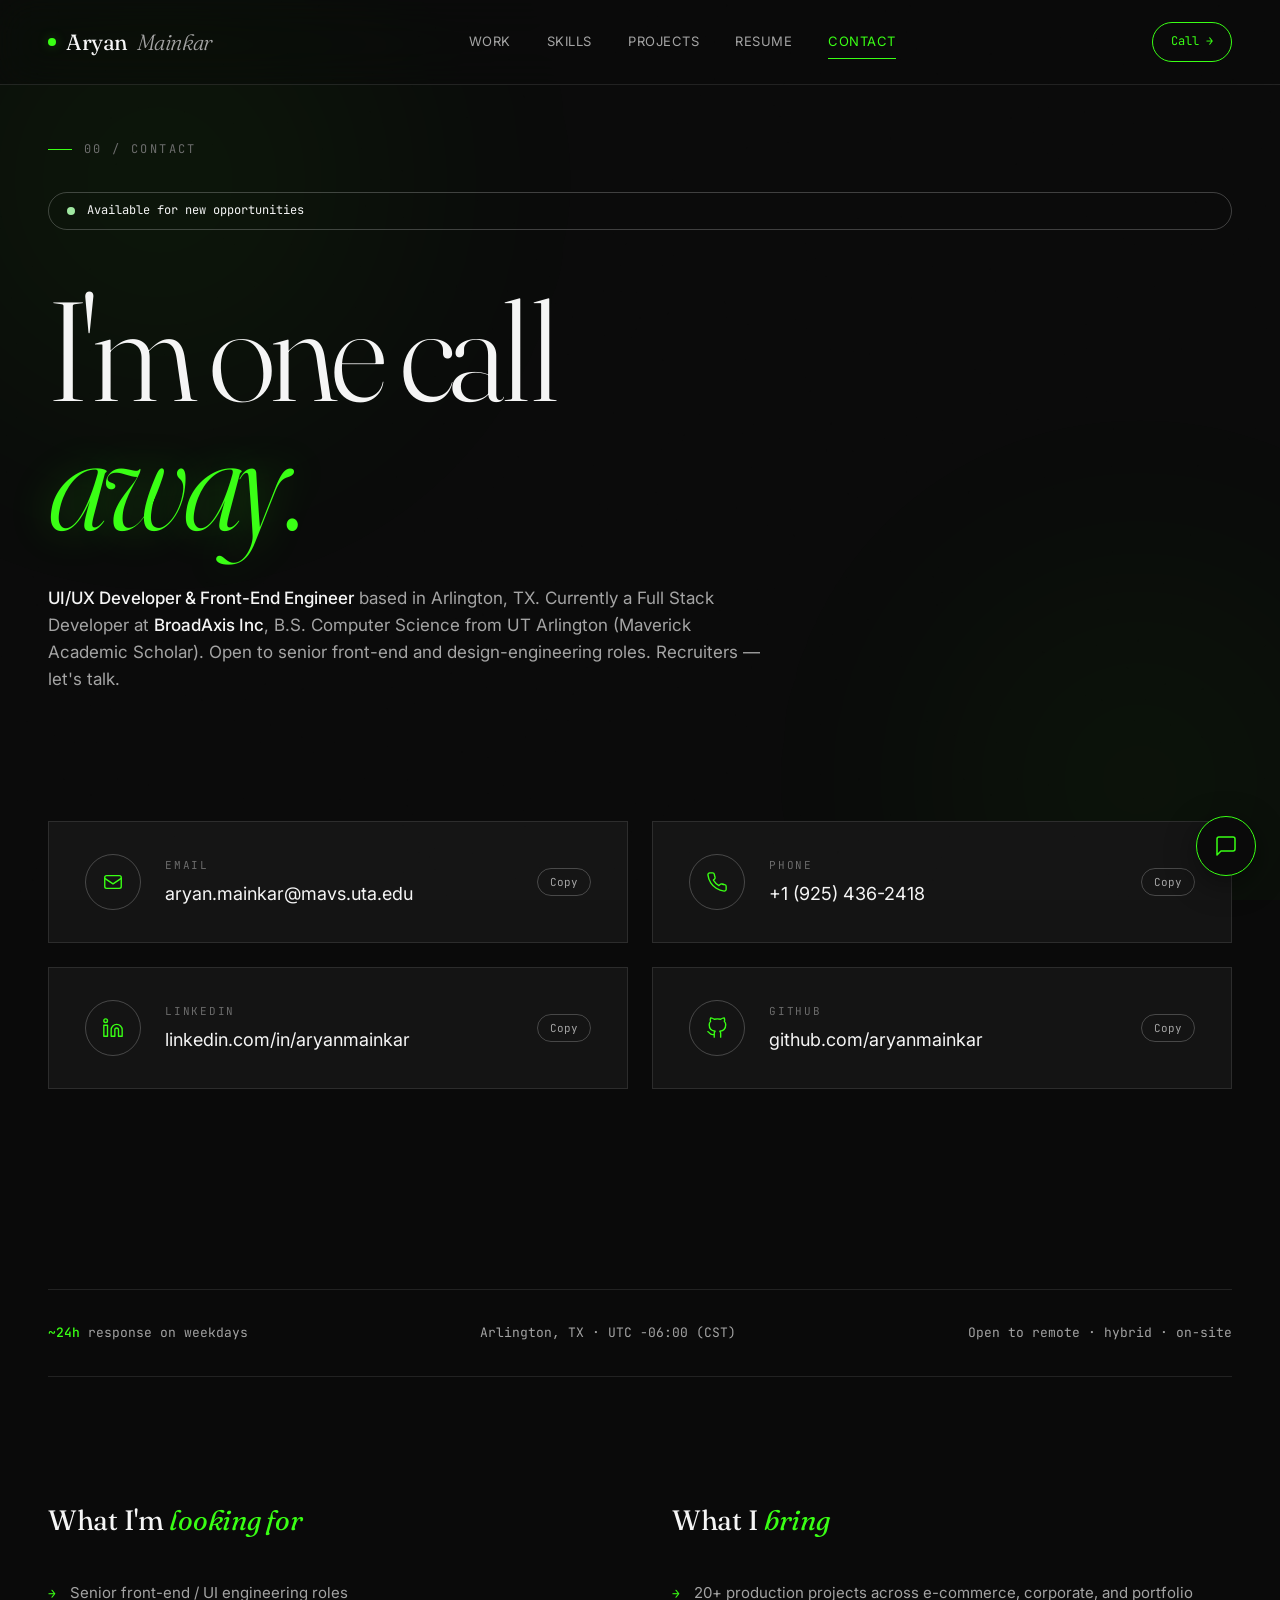
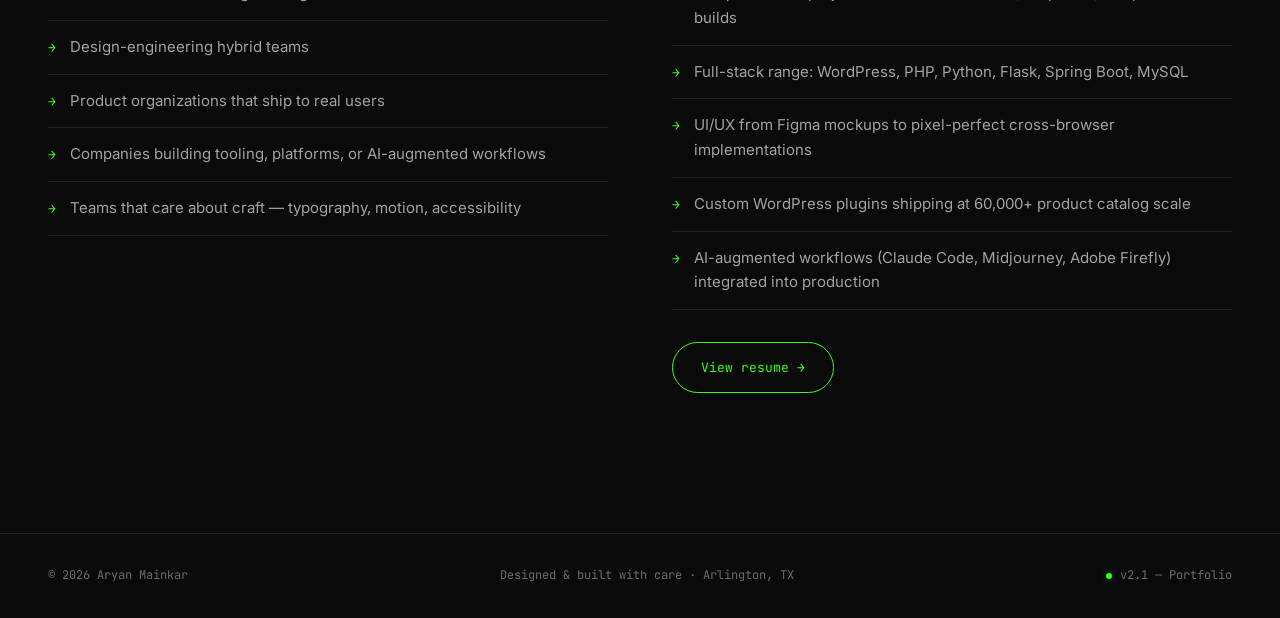
<file: contact.html>
<!DOCTYPE html>
<html lang="en">
<head>
<meta charset="UTF-8">
<meta name="viewport" content="width=device-width, initial-scale=1.0">
<title>Contact — Aryan Mainkar</title>
<meta name="description" content="Get in touch with Aryan Mainkar — UI/UX Developer & Front-End Engineer. One call away. Email, phone, LinkedIn, GitHub.">
<meta name="theme-color" content="#0a0a0a">

<link rel="preconnect" href="https://fonts.googleapis.com">
<link rel="preconnect" href="https://fonts.gstatic.com" crossorigin>
<link href="https://fonts.googleapis.com/css2?family=Fraunces:ital,opsz,wght@0,9..144,300..900;1,9..144,300..900&family=Inter:wght@300;400;500;600&family=JetBrains+Mono:ital,wght@0,400;0,500;1,400&display=swap" rel="stylesheet">

<style>
  :root {
    --bg:          #0a0a0a;
    --bg-elev:     #141414;
    --bg-elev-2:   #1c1c1c;
    --ink:         #f5f5f5;
    --ink-soft:    #a3a3a3;
    --ink-mute:    #6b6b6b;
    --accent:      #39FF14;
    --accent-soft: #9fe8a0;
    --accent-hot:  #5cff3e;
    --accent-glow: rgba(57, 255, 20, 0.28);
    --rule:        rgba(255, 255, 255, 0.10);
    --rule-strong: rgba(255, 255, 255, 0.22);
  }

  * { margin: 0; padding: 0; box-sizing: border-box; }
  html, body { background: var(--bg); }
  ::selection { background: var(--accent); color: var(--bg); }
  body {
    color: var(--ink);
    font-family: 'Inter', system-ui, sans-serif;
    font-size: 14.5px;
    line-height: 1.65;
    overflow-x: hidden;
    -webkit-font-smoothing: antialiased;
    -moz-osx-font-smoothing: grayscale;
  }
  .mono { font-family: 'JetBrains Mono', monospace; font-feature-settings: 'tnum' 1; }
  a { color: inherit; text-decoration: none; }

  /* ambient noise */
  body::before {
    content: ''; position: fixed; inset: 0; pointer-events: none; z-index: 1000;
    opacity: 0.4;
    background-image: url("data:image/svg+xml,%3Csvg viewBox='0 0 200 200' xmlns='http://www.w3.org/2000/svg'%3E%3Cfilter id='n'%3E%3CfeTurbulence type='fractalNoise' baseFrequency='0.85' numOctaves='2' stitchTiles='stitch'/%3E%3CfeColorMatrix values='0 0 0 0 1 0 0 0 0 1 0 0 0 0 1 0 0 0 0.06 0'/%3E%3C/filter%3E%3Crect width='100%25' height='100%25' filter='url(%23n)'/%3E%3C/svg%3E");
    mix-blend-mode: overlay;
  }

  /* glow orbs */
  .orbs { position: fixed; inset: 0; pointer-events: none; z-index: 0; overflow: hidden; }
  .orb { position: absolute; border-radius: 50%; filter: blur(120px); opacity: 0.22; }
  .orb-1 { width: 720px; height: 720px; top: -180px; left: -200px;
    background: radial-gradient(circle, rgba(57,255,20,0.35), transparent 70%); }
  .orb-2 { width: 640px; height: 640px; bottom: -200px; right: -180px;
    background: radial-gradient(circle, rgba(57,255,20,0.28), transparent 70%); }

  /* nav */
  nav {
    position: fixed; top: 0; left: 0; right: 0; padding: 22px 48px;
    display: flex; justify-content: space-between; align-items: center;
    z-index: 100;
    background: rgba(10, 10, 10, 0.55);
    backdrop-filter: blur(20px) saturate(160%);
    -webkit-backdrop-filter: blur(20px) saturate(160%);
    border-bottom: 1px solid var(--rule);
  }
  .nav-logo {
    font-family: 'Fraunces', serif; font-size: 22px; font-weight: 400;
    letter-spacing: -0.02em; display: flex; align-items: center; gap: 10px;
  }
  .nav-logo .dot {
    width: 8px; height: 8px; background: var(--accent); border-radius: 50%;
    box-shadow: 0 0 12px var(--accent-glow);
  }
  .nav-logo em { font-style: italic; color: var(--ink-soft); font-weight: 300; }
  .nav-links { display: flex; gap: 36px; font-size: 13px; letter-spacing: 0.04em; text-transform: uppercase; }
  .nav-links a {
    color: var(--ink-soft); padding: 6px 0; border-bottom: 1px solid transparent;
    transition: color 0.3s ease, border-color 0.3s ease;
  }
  .nav-links a:hover, .nav-links a.is-active { color: var(--accent); border-color: var(--accent); }
  .nav-cta {
    font-family: 'JetBrains Mono', monospace; font-size: 12px; padding: 9px 18px;
    border: 1px solid var(--accent); color: var(--accent); border-radius: 100px;
    transition: background 0.25s ease, color 0.25s ease;
  }
  .nav-cta:hover { background: var(--accent); color: var(--bg); }
  @media (max-width: 800px) {
    nav { padding: 16px 24px; }
    .nav-links { display: none; }
  }

  /* layout */
  .container { max-width: 1320px; margin: 0 auto; padding: 0 48px; position: relative; z-index: 1; }
  @media (max-width: 800px) { .container { padding: 0 24px; } }

  /* hero */
  .contact-hero {
    min-height: 100vh; display: flex; flex-direction: column; justify-content: center;
    padding: 140px 0 80px;
  }
  .eyebrow {
    font-family: 'JetBrains Mono', monospace; font-size: 12px; letter-spacing: 0.2em;
    color: var(--ink-mute); text-transform: uppercase; margin-bottom: 32px;
    display: flex; align-items: center; gap: 12px;
  }
  .eyebrow::before {
    content: ''; width: 24px; height: 1px; background: var(--accent);
  }
  .contact-headline {
    font-family: 'Fraunces', serif; font-size: clamp(64px, 11vw, 180px);
    line-height: 0.92; font-weight: 300; letter-spacing: -0.04em; margin-bottom: 40px;
  }
  .contact-headline em {
    font-style: italic; color: var(--accent);
    text-shadow: 0 0 40px rgba(57,255,20,0.3);
  }
  .contact-headline .period { color: var(--accent); }
  .contact-sub {
    max-width: 720px; font-size: 17px; line-height: 1.6; color: var(--ink-soft);
    margin-bottom: 48px;
  }
  .contact-sub strong { color: var(--ink); font-weight: 500; }
  .status-pill {
    display: inline-flex; align-items: center; gap: 12px;
    padding: 8px 18px; border: 1px solid var(--rule-strong);
    border-radius: 100px; font-family: 'JetBrains Mono', monospace;
    font-size: 12px; color: var(--ink); margin-bottom: 56px;
  }
  .status-pill::before {
    content: ''; width: 8px; height: 8px; background: var(--accent-soft);
    border-radius: 50%; box-shadow: 0 0 0 0 rgba(57,255,20,0.7);
    animation: pulse 2.4s infinite;
  }
  @keyframes pulse {
    0%   { box-shadow: 0 0 0 0 rgba(57, 255, 20, 0.55); }
    70%  { box-shadow: 0 0 0 9px rgba(57, 255, 20, 0); }
    100% { box-shadow: 0 0 0 0 rgba(57, 255, 20, 0); }
  }

  /* contact methods grid */
  .methods {
    display: grid; grid-template-columns: repeat(2, 1fr); gap: 24px;
    margin-top: 80px; padding-bottom: 120px;
  }
  @media (max-width: 800px) { .methods { grid-template-columns: 1fr; } }
  .method-card {
    background: var(--bg-elev); border: 1px solid var(--rule);
    padding: 32px 36px; display: flex; align-items: center; gap: 24px;
    transition: border-color 0.4s ease, transform 0.4s cubic-bezier(0.65,0,0.35,1);
    position: relative; overflow: hidden;
  }
  .method-card::before {
    content: ''; position: absolute; inset: 0;
    background: linear-gradient(135deg, transparent 0%, rgba(57,255,20,0.04) 100%);
    opacity: 0; transition: opacity 0.4s ease;
  }
  .method-card:hover { border-color: var(--accent); transform: translateY(-4px); }
  .method-card:hover::before { opacity: 1; }
  .method-icon {
    width: 56px; height: 56px; flex-shrink: 0; border-radius: 50%;
    border: 1px solid var(--rule-strong); display: grid; place-items: center;
    color: var(--accent); transition: background 0.3s ease;
  }
  .method-card:hover .method-icon { background: rgba(57,255,20,0.06); }
  .method-icon svg { width: 22px; height: 22px; stroke: currentColor; fill: none; stroke-width: 1.5; }
  .method-body { flex: 1; min-width: 0; position: relative; z-index: 1; }
  .method-label {
    font-family: 'JetBrains Mono', monospace; font-size: 11px;
    letter-spacing: 0.16em; text-transform: uppercase; color: var(--ink-mute);
    margin-bottom: 4px;
  }
  .method-value {
    font-size: 18px; color: var(--ink); word-break: break-word;
  }
  .method-copy {
    background: none; border: 1px solid var(--rule-strong); color: var(--ink-soft);
    font-family: 'JetBrains Mono', monospace; font-size: 11px;
    padding: 6px 12px; border-radius: 100px; cursor: pointer;
    transition: all 0.25s ease; flex-shrink: 0;
  }
  .method-copy:hover { border-color: var(--accent); color: var(--accent); }
  .method-copy.copied { background: var(--accent); color: var(--bg); border-color: var(--accent); }

  /* SLA strip */
  .sla {
    border-top: 1px solid var(--rule); border-bottom: 1px solid var(--rule);
    padding: 32px 0; display: flex; justify-content: space-between;
    flex-wrap: wrap; gap: 24px; margin: 0 0 120px;
    font-family: 'JetBrains Mono', monospace; font-size: 13px; color: var(--ink-soft);
  }
  .sla strong { color: var(--accent); font-weight: 500; }

  /* recruiter pitch */
  .pitch {
    display: grid; grid-template-columns: 1fr 1fr; gap: 64px;
    padding-bottom: 140px;
  }
  @media (max-width: 900px) { .pitch { grid-template-columns: 1fr; gap: 32px; } }
  .pitch-block h3 {
    font-family: 'Fraunces', serif; font-size: 28px; font-weight: 400;
    margin-bottom: 24px; letter-spacing: -0.01em;
  }
  .pitch-block h3 em { color: var(--accent); font-style: italic; }
  .pitch-list { list-style: none; }
  .pitch-list li {
    padding: 14px 0; border-bottom: 1px solid var(--rule);
    color: var(--ink-soft); font-size: 15px;
    display: flex; gap: 14px; align-items: baseline;
  }
  .pitch-list li::before {
    content: '→'; color: var(--accent); font-family: 'JetBrains Mono', monospace; font-size: 13px;
  }
  .pitch-cta {
    margin-top: 32px; display: inline-flex; align-items: center; gap: 10px;
    padding: 14px 28px; border: 1px solid var(--accent); color: var(--accent);
    font-family: 'JetBrains Mono', monospace; font-size: 13px; border-radius: 100px;
    transition: all 0.25s ease;
  }
  .pitch-cta:hover { background: var(--accent); color: var(--bg); }

  /* footer */
  footer {
    border-top: 1px solid var(--rule); padding: 32px 48px;
    display: flex; justify-content: space-between; flex-wrap: wrap; gap: 18px;
    color: var(--ink-mute); font-size: 12px;
    font-family: 'JetBrains Mono', monospace;
  }
  .gold-dot { display: inline-block; width: 6px; height: 6px; border-radius: 50%; background: var(--accent); margin-right: 8px; box-shadow: 0 0 8px var(--accent-glow); }
  @media (max-width: 800px) { footer { padding: 24px; flex-direction: column; align-items: flex-start; } }

  /* reveal animation (CSS-only, no GSAP needed) */
  .reveal { opacity: 0; transform: translateY(20px); animation: reveal 1s cubic-bezier(0.25,0.1,0.25,1) forwards; }
  .reveal-1 { animation-delay: 0.1s; }
  .reveal-2 { animation-delay: 0.25s; }
  .reveal-3 { animation-delay: 0.4s; }
  .reveal-4 { animation-delay: 0.55s; }
  @keyframes reveal { to { opacity: 1; transform: translateY(0); } }
  @media (prefers-reduced-motion: reduce) {
    .reveal { animation: none; opacity: 1; transform: none; }
  }
</style>
</head>
<body>

<div class="orbs"><div class="orb orb-1"></div><div class="orb orb-2"></div></div>

<nav>
  <a class="nav-logo" href="index.html"><span class="dot"></span>Aryan <em>Mainkar</em></a>
  <div class="nav-links">
    <a href="index.html#work">Work</a>
    <a href="skills.html">Skills</a>
    <a href="projects.html">Projects</a>
    <a href="resume.html">Resume</a>
    <a href="contact.html" class="is-active">Contact</a>
  </div>
  <a class="nav-cta" href="tel:+19254362418">Call →</a>
</nav>

<div class="container">

  <section class="contact-hero">
    <div class="eyebrow reveal">00 / Contact</div>
    <span class="status-pill reveal reveal-1">Available for new opportunities</span>
    <h1 class="contact-headline reveal reveal-1">
      I'm one call<br>
      <em>away</em><span class="period">.</span>
    </h1>
    <p class="contact-sub reveal reveal-2">
      <strong>UI/UX Developer & Front-End Engineer</strong> based in Arlington, TX. Currently a Full Stack Developer at <strong>BroadAxis Inc</strong>, B.S. Computer Science from UT Arlington (Maverick Academic Scholar). Open to senior front-end and design-engineering roles. Recruiters &mdash; let's talk.
    </p>

    <div class="methods reveal reveal-3">
      <div class="method-card">
        <div class="method-icon" aria-hidden="true">
          <svg viewBox="0 0 24 24" stroke-linecap="round" stroke-linejoin="round"><path d="M3 8l9 6 9-6"/><rect x="3" y="5" width="18" height="14" rx="2"/></svg>
        </div>
        <div class="method-body">
          <div class="method-label">Email</div>
          <a class="method-value" href="mailto:aryan.mainkar@mavs.uta.edu">aryan.mainkar@mavs.uta.edu</a>
        </div>
        <button class="method-copy" data-copy="aryan.mainkar@mavs.uta.edu">Copy</button>
      </div>

      <div class="method-card">
        <div class="method-icon" aria-hidden="true">
          <svg viewBox="0 0 24 24" stroke-linecap="round" stroke-linejoin="round"><path d="M22 16.92v3a2 2 0 0 1-2.18 2 19.86 19.86 0 0 1-8.63-3.07 19.5 19.5 0 0 1-6-6A19.86 19.86 0 0 1 2.12 4.18 2 2 0 0 1 4.11 2h3a2 2 0 0 1 2 1.72 12.84 12.84 0 0 0 .7 2.81 2 2 0 0 1-.45 2.11L8.09 9.91a16 16 0 0 0 6 6l1.27-1.27a2 2 0 0 1 2.11-.45 12.84 12.84 0 0 0 2.81.7A2 2 0 0 1 22 16.92z"/></svg>
        </div>
        <div class="method-body">
          <div class="method-label">Phone</div>
          <a class="method-value" href="tel:+19254362418">+1 (925) 436-2418</a>
        </div>
        <button class="method-copy" data-copy="+19254362418">Copy</button>
      </div>

      <div class="method-card">
        <div class="method-icon" aria-hidden="true">
          <svg viewBox="0 0 24 24" stroke-linecap="round" stroke-linejoin="round"><path d="M16 8a6 6 0 0 1 6 6v7h-4v-7a2 2 0 0 0-4 0v7h-4v-7a6 6 0 0 1 6-6z"/><rect x="2" y="9" width="4" height="12"/><circle cx="4" cy="4" r="2"/></svg>
        </div>
        <div class="method-body">
          <div class="method-label">LinkedIn</div>
          <a class="method-value" href="https://www.linkedin.com/in/aryanmainkar" target="_blank" rel="noopener">linkedin.com/in/aryanmainkar</a>
        </div>
        <button class="method-copy" data-copy="https://www.linkedin.com/in/aryanmainkar">Copy</button>
      </div>

      <div class="method-card">
        <div class="method-icon" aria-hidden="true">
          <svg viewBox="0 0 24 24" stroke-linecap="round" stroke-linejoin="round"><path d="M9 19c-5 1.5-5-2.5-7-3m14 6v-3.87a3.37 3.37 0 0 0-.94-2.61c3.14-.35 6.44-1.54 6.44-7A5.44 5.44 0 0 0 20 4.77 5.07 5.07 0 0 0 19.91 1S18.73.65 16 2.48a13.38 13.38 0 0 0-7 0C6.27.65 5.09 1 5.09 1A5.07 5.07 0 0 0 5 4.77a5.44 5.44 0 0 0-1.5 3.78c0 5.42 3.3 6.61 6.44 7A3.37 3.37 0 0 0 9 18.13V22"/></svg>
        </div>
        <div class="method-body">
          <div class="method-label">GitHub</div>
          <a class="method-value" href="https://github.com/aryanmainkar" target="_blank" rel="noopener">github.com/aryanmainkar</a>
        </div>
        <button class="method-copy" data-copy="https://github.com/aryanmainkar">Copy</button>
      </div>
    </div>
  </section>

  <div class="sla reveal">
    <div><strong>~24h</strong> response on weekdays</div>
    <div>Arlington, TX · UTC −06:00 (CST)</div>
    <div>Open to remote · hybrid · on-site</div>
  </div>

  <section class="pitch">
    <div class="pitch-block">
      <h3>What I'm <em>looking for</em></h3>
      <ul class="pitch-list">
        <li>Senior front-end / UI engineering roles</li>
        <li>Design-engineering hybrid teams</li>
        <li>Product organizations that ship to real users</li>
        <li>Companies building tooling, platforms, or AI-augmented workflows</li>
        <li>Teams that care about craft &mdash; typography, motion, accessibility</li>
      </ul>
    </div>
    <div class="pitch-block">
      <h3>What I <em>bring</em></h3>
      <ul class="pitch-list">
        <li>20+ production projects across e-commerce, corporate, and portfolio builds</li>
        <li>Full-stack range: WordPress, PHP, Python, Flask, Spring Boot, MySQL</li>
        <li>UI/UX from Figma mockups to pixel-perfect cross-browser implementations</li>
        <li>Custom WordPress plugins shipping at 60,000+ product catalog scale</li>
        <li>AI-augmented workflows (Claude Code, Midjourney, Adobe Firefly) integrated into production</li>
      </ul>
      <a class="pitch-cta" href="resume.html">View resume →</a>
    </div>
  </section>
</div>

<footer>
  <div>© 2026 Aryan Mainkar</div>
  <div>Designed &amp; built with care · Arlington, TX</div>
  <div><span class="gold-dot"></span>v2.1 — Portfolio</div>
</footer>

<script>
  (function(){
    /* copy-to-clipboard */
    document.querySelectorAll('.method-copy').forEach(btn => {
      btn.addEventListener('click', async () => {
        try {
          await navigator.clipboard.writeText(btn.dataset.copy);
          const original = btn.textContent;
          btn.textContent = 'Copied';
          btn.classList.add('copied');
          setTimeout(() => {
            btn.textContent = original;
            btn.classList.remove('copied');
          }, 1600);
        } catch (e) { console.warn('Clipboard write failed', e); }
      });
    });
  })();
</script>

<script src="assets/js/chat-widget.js" defer></script>

</body>
</html>
</file>
